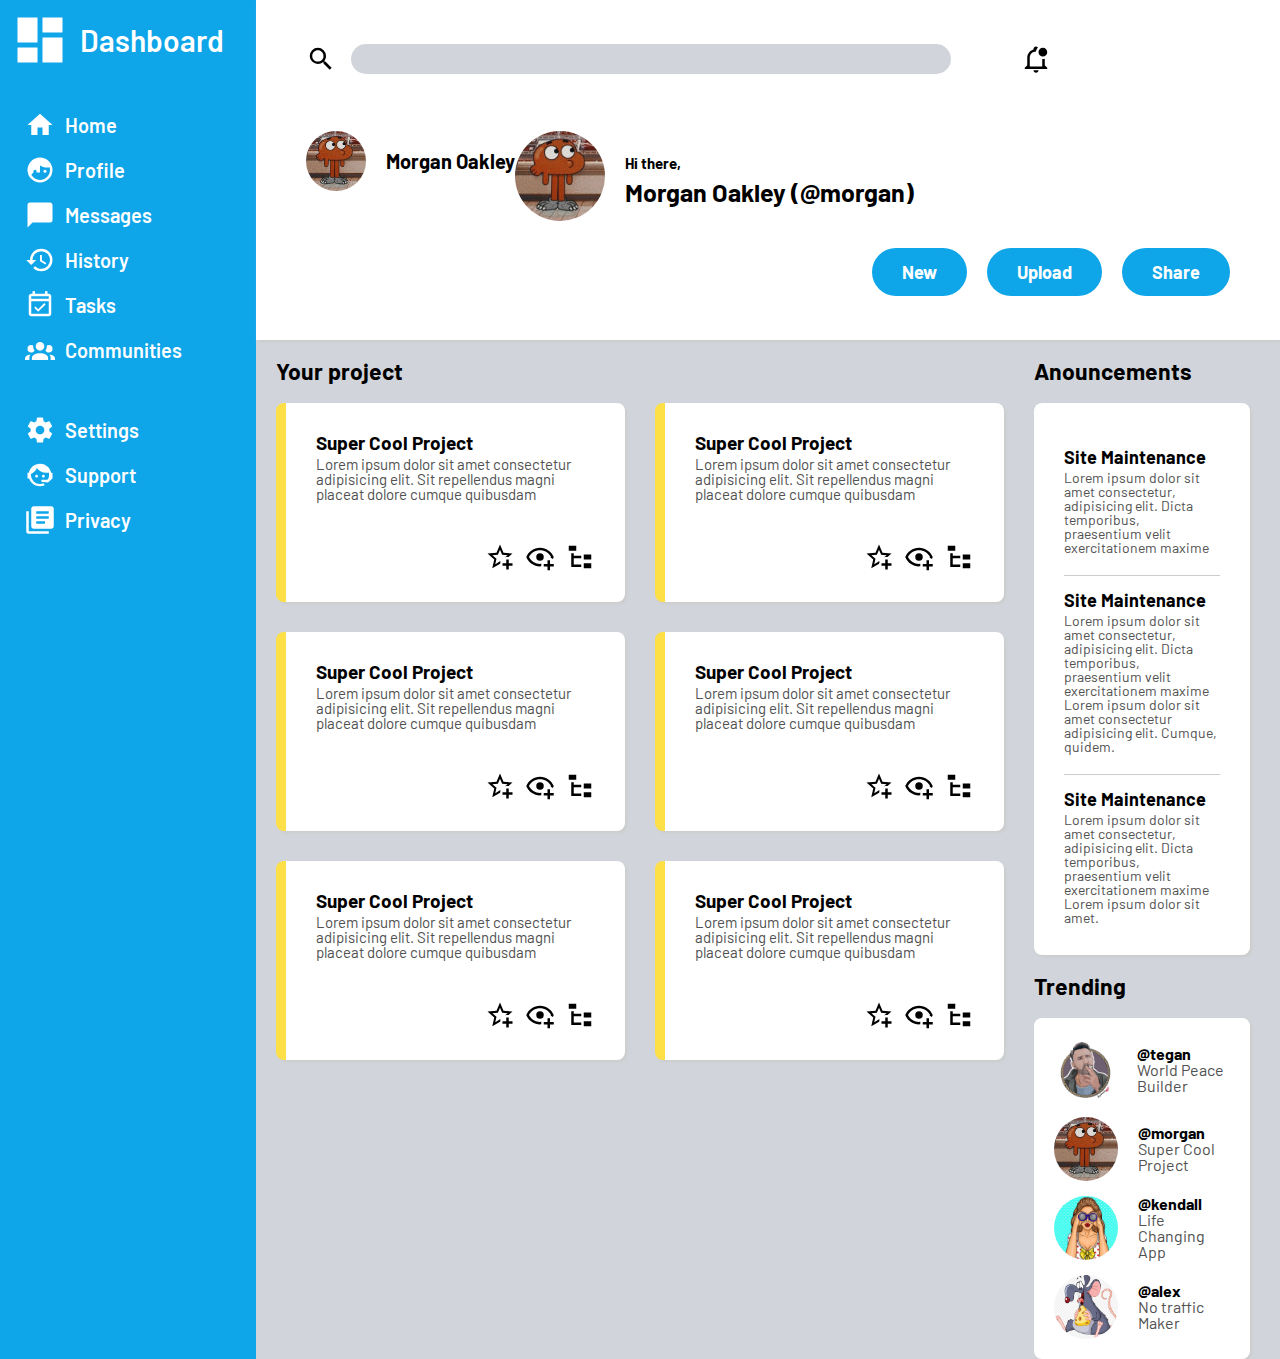
<file: index.html>
<!DOCTYPE html>
<html lang="en">
<head>
  <meta charset="UTF-8">
  <meta http-equiv="X-UA-Compatible" content="IE=edge">
  <meta name="viewport" content="width=device-width, initial-scale=1.0">
  <link rel="shortcut icon" href="../img/icon.png" type="image/x-icon">
  <link rel="preconnect" href="https://fonts.googleapis.com">
  <link rel="preconnect" href="https://fonts.gstatic.com" crossorigin>
  <link href="https://fonts.googleapis.com/css2?family=Barlow:wght@400;600&display=swap" rel="stylesheet">
  <link rel="stylesheet" href="../css/style.css">
  <title>Dashboard</title>
</head>
<body>
  <div class="wrapper">
    <div class="sidebar">
      <div class="logo">
        <img src="../img/sidebar/view-dashboard.svg" alt="view-dashboard">
        Dashboard
      </div>
      <div class="menu">
        <div class="menu-nav">
          <div class="home">
            <img src="../img/sidebar/home.svg" alt="home">
            home
          </div>
          <div class="profile">
            <img src="../img/sidebar/face-man-profile.svg" alt="profile">
            profile
          </div>
          <div class="messages">
            <img src="../img/sidebar/message.svg" alt="message">
            messages
          </div>
          <div class="history">
            <img src="../img/sidebar/history.svg" alt="history">
            history
          </div>
          <div class="tasks">
            <img src="../img/sidebar/calendar-check-outline.svg" alt="tasks">
            tasks
          </div>
          <div class="communities">
            <img src="../img/sidebar/account-group.svg" alt="communities">
            communities
          </div>
        </div>
        <div class="menu-settings">
          <div class="settings">
            <img src="../img/sidebar/cog.svg" alt="settings">
            settings
          </div>
          <div class="support">
            <img src="../img/sidebar/face-agent.svg" alt="support">
            support
          </div>
          <div class="privacy">
            <img src="../img/sidebar/text-box-multiple.svg" alt="privacy">
            privacy
          </div>
        </div>
      </div>
    </div>

    <header>
      <form action="#">
        <img src="../img/header/magnify.svg" alt="search">
        <input type="text" name="search">
      </form>
      <img src="../img/header/bell-badge-outline.svg" alt="alert">
      <div class="account-user">
        <img src="../img/header/ava.jpg" alt="avatar">
        Morgan Oakley
      </div>
      <div class="intro">
        <img src="../img/header/ava.jpg" alt="avatar">
        <div class="bio">
          <p>Hi there,</p>
          <p>Morgan Oakley (@morgan)</p>
        </div>
      </div>

      <nav>
        <ul>
          <li>New</li>
          <li>Upload</li>
          <li>Share</li>
        </ul>
      </nav>
    </header>

    <main>
      <h1>Your project</h1>
      <div class="cards">
        <div class="card card1">
          <h2>Super Cool Project</h2>
          <p>Lorem ipsum dolor sit amet consectetur adipisicing elit. 
            Sit repellendus magni placeat dolore cumque quibusdam
          </p> 
          <div class="card-setting">
            <img src="../img/main/star-plus-outline.svg" alt="star">
            <img src="../img/main/eye-plus-outline.svg" alt="eye">
            <img src="../img/main/file-tree.svg" alt="tree">
          </div>
        </div>
        <div class="card card2">
          <h2>Super Cool Project</h2>
          <p>Lorem ipsum dolor sit amet consectetur adipisicing elit. 
            Sit repellendus magni placeat dolore cumque quibusdam
          </p>
          <div class="card-setting">
            <img src="../img/main/star-plus-outline.svg" alt="star">
            <img src="../img/main/eye-plus-outline.svg" alt="eye">
            <img src="../img/main/file-tree.svg" alt="tree">
          </div>
        </div>
        <div class="card card3">
          <h2>Super Cool Project</h2>
          <p>Lorem ipsum dolor sit amet consectetur adipisicing elit. 
            Sit repellendus magni placeat dolore cumque quibusdam
          </p>
          <div class="card-setting">
            <img src="../img/main/star-plus-outline.svg" alt="star">
            <img src="../img/main/eye-plus-outline.svg" alt="eye">
            <img src="../img/main/file-tree.svg" alt="tree">
          </div>
        </div>
        <div class="card card4">
          <h2>Super Cool Project</h2>
          <p>Lorem ipsum dolor sit amet consectetur adipisicing elit. 
            Sit repellendus magni placeat dolore cumque quibusdam
          </p>
          <div class="card-setting">
            <img src="../img/main/star-plus-outline.svg" alt="star">
            <img src="../img/main/eye-plus-outline.svg" alt="eye">
            <img src="../img/main/file-tree.svg" alt="tree">
          </div>
        </div>
        <div class="card card5">
          <h2>Super Cool Project</h2>
          <p>Lorem ipsum dolor sit amet consectetur adipisicing elit. 
            Sit repellendus magni placeat dolore cumque quibusdam
          </p>
          <div class="card-setting">
            <img src="../img/main/star-plus-outline.svg" alt="star">
            <img src="../img/main/eye-plus-outline.svg" alt="eye">
            <img src="../img/main/file-tree.svg" alt="tree">
          </div>
        </div>
        <div class="card card6">
          <h2>Super Cool Project</h2>
          <p>Lorem ipsum dolor sit amet consectetur adipisicing elit. 
            Sit repellendus magni placeat dolore cumque quibusdam
          </p>
          <div class="card-setting">
            <img src="../img/main/star-plus-outline.svg" alt="star">
            <img src="../img/main/eye-plus-outline.svg" alt="eye">
            <img src="../img/main/file-tree.svg" alt="tree">
          </div>
        </div>
      </div>
    </main>

    <aside>
      <h2>Anouncements</h2>
      <div class="anounce-cards">
        <div class="anounce-card">
          <h3>Site Maintenance</h3>
          <p>Lorem ipsum dolor sit amet consectetur, adipisicing elit. Dicta temporibus, praesentium velit exercitationem maxime</p>
        </div>
        <div class="anounce-card">
          <h3>Site Maintenance</h3>
          <p>Lorem ipsum dolor sit amet consectetur, adipisicing elit. Dicta temporibus, praesentium velit exercitationem maxime Lorem ipsum dolor sit amet consectetur adipisicing elit. Cumque, quidem.
          </p>
        </div>
        <div class="anounce-card">
          <h3>Site Maintenance</h3>
          <p>Lorem ipsum dolor sit amet consectetur, adipisicing elit. Dicta temporibus, praesentium velit exercitationem maxime Lorem ipsum dolor sit amet.
          </p>
        </div>
      </div>
      <h2>Trending</h2>
      <div class="trends">
        <div class="person">
          <img src="../img/aside/ava2.jpg" alt="avatar">
          <div class="info-user">
            <div class="nickname">@tegan</div>
            <div class="status">World Peace Builder</div>
          </div>
        </div>
        <div class="person">
          <img src="../img/header/ava.jpg" alt="avatar">
          <div class="info-user">
            <div class="nickname">@morgan</div>
            <div class="status">Super Cool Project</div>
          </div>
        </div>
        <div class="person">
          <img src="../img/aside/ava3.jpg" alt="avatar">
          <div class="info-user">
            <div class="nickname">@kendall</div>
            <div class="status">Life Changing App</div>
          </div>
        </div>
        <div class="person">
          <img src="../img/aside/ava1.png" alt="avatar">
          <div class="info-user">
            <div class="nickname">@alex</div>
            <div class="status">No traffic Maker<div>
          </div>
        </div>
      </div>
    </aside>
  </div>
</body>
</html>
</file>
<file: css/style.css>
@import url(./reset.css);

:root {
  --bacic-color: #0ea5e9;
  --secondary-color: #fde047;
  font-family: 'Barlow', sans-serif;
  font-size: 62.5%;
}

body{
  background-color: #d1d5db;
}

.wrapper {
  display: grid;
  grid-template-columns: repeat(5, 1fr);
  grid-template-rows: repeat(4, 1fr);
}

/*SIDEBAR*/
.sidebar,
header {
  padding: 10px;
}

.sidebar {
  grid-column: 1/2;
  grid-row: 1/5;
  font-weight: 600;
  font-size: 2rem;
  color: #fff;
  text-transform: capitalize;
  background-color: var(--bacic-color);
  min-height: 100vh;
}

.logo {
  display: flex;
  align-items: center;
  font-size: 3rem;
  gap: 10px;
  cursor: pointer;
}

.logo img {
  width: 2em;
}

.menu {
  margin-top: 40px;
  margin-left: 15px;
}

.menu-nav,
.menu-settings {
  display: flex;
  flex-direction: column;
  gap: 15px;
}

.menu-nav div,
.menu-settings div {
  display: flex;
  align-items: center;
  gap: 10px;
  cursor: pointer;
}

.menu-nav img,
.menu-settings img {
  width: 1.5em;
}

.menu-settings {
  margin-top: 50px;
}

/* HEADER */
header {
  grid-column: 2/6;
  grid-row: 1/2;
  background-color: #fff;
  box-shadow: 2px 2px 3px #ccc;
  padding: 30px 50px;
  display: flex;
  flex-wrap: wrap;
  align-items: center;
}

form {
  display: flex;
  align-items: center;
  gap: 15px;
}

form img {
  width: 3em;
}

form input {
  width: 600px;
  height: 30px;
  border-radius: 30px;
  background-color: #d1d5db;
  border: none;
  padding-left: 10px;
}

form input:focus {
  outline: 1px solid var(--bacic-color);
}

form+img {
  width: 3em;
  margin: 0 40px 0 70px;
}

.account-user {
  display: flex;
  align-items: center;
  gap: 20px;
  font-size: 2rem;
  font-weight: bold;
}

.account-user img {
  border-radius: 50%;
  object-fit: cover;
  width: 3em;
  height: 3em;
}

.intro {
  display: flex;
  align-items: center;
  gap: 20px;
  margin-top: 30px;
}

.intro img {
  border-radius: 50%;
  object-fit: cover;
  width: 9em;
  height: 9em;
}

.bio>p:first-child {
  font-size: 1.5rem;
  font-weight: bold;
  line-height: 2.2;
}

.bio>p:last-child {
  font-size: 2.5rem;
  font-weight: bold;
}

nav {
  align-self: center;
  margin-left: auto;
}

nav>ul {
  display: flex;
  gap: 20px;

  font-size: 1.8rem;
  font-weight: bold;
  color: #fff;
}

nav li {
  background-color: var(--bacic-color);
  border-radius: 30px;
  padding: 15px 30px;
}
/* MAIN */
main{
  grid-column: 2/5;
  grid-row: 2/5;
  margin: 20px;
}
main h1{
  font-size: 2.3rem;
  font-weight: bold;
  margin-bottom: 20px;
}
.cards{
  display: grid;
  grid-template-columns: repeat(auto-fit, minmax(300px, 1fr));
  gap: 30px;
}
.card{
  font-size: 1.5rem;
  font-weight: normal;
  color: #515151;
  background-color: #fff;
  border-radius: 8px;
  border-left: var(--secondary-color) 10px solid;
  padding: 30px;
  box-shadow: 2px 2px 3px #ccc;
}
.card h2{
  font-size: 1.9rem;
  font-weight: bold;
  color: #000;
  margin-bottom: 5px;
}
.card-setting{
  display: flex;
  justify-content: flex-end;
  gap: 10px;
  margin-top: 40px;
}
.card-setting img{
  width: 2em;
}
/* ASIDE */
aside{
  grid-column: 5/6;
  grid-row: 2/5;
  margin: 20px 30px 0 10px;
}
aside h2{
  font-size: 2.3em;
  font-weight: bold;
  margin-bottom: 20px;
}
.anounce-cards{
  font-size: 1.4rem;
  font-weight: normal;
  color: #515151;
  background-color: #fff;
  border-radius: 8px;
  padding: 30px;
  box-shadow: 2px 2px 3px #ccc;
}
.anounce-card:first-child, 
.anounce-card:nth-child(2){
  padding-bottom: 20px;
  border-bottom: #ccc 1px solid;
}
.anounce-card h3{
  font-size: 1.8rem;
  font-weight: bold;
  color: #000;
  margin: 15px 0 5px 0;
}

aside > h2:not(:nth-child(1)){
  margin-top: 20px;
}
.trends{
  font-size: 1.6rem;
  font-weight: normal;
  color: #515151;
  background-color: #fff;
  border-radius: 8px;
  padding: 20px;
  box-shadow: 2px 2px 3px #ccc;
}
.person{
  display: flex;
  align-items: center;
  gap: 20px;
}
.person:not(:nth-child(1)){
  margin-top: 15px;
}
.person img{
  border-radius: 50%;
  object-fit: cover;
  width: 4em;
  height: 4em;
}
.nickname{
  color: #000;
  font-weight: bold;
  
}
</file>
